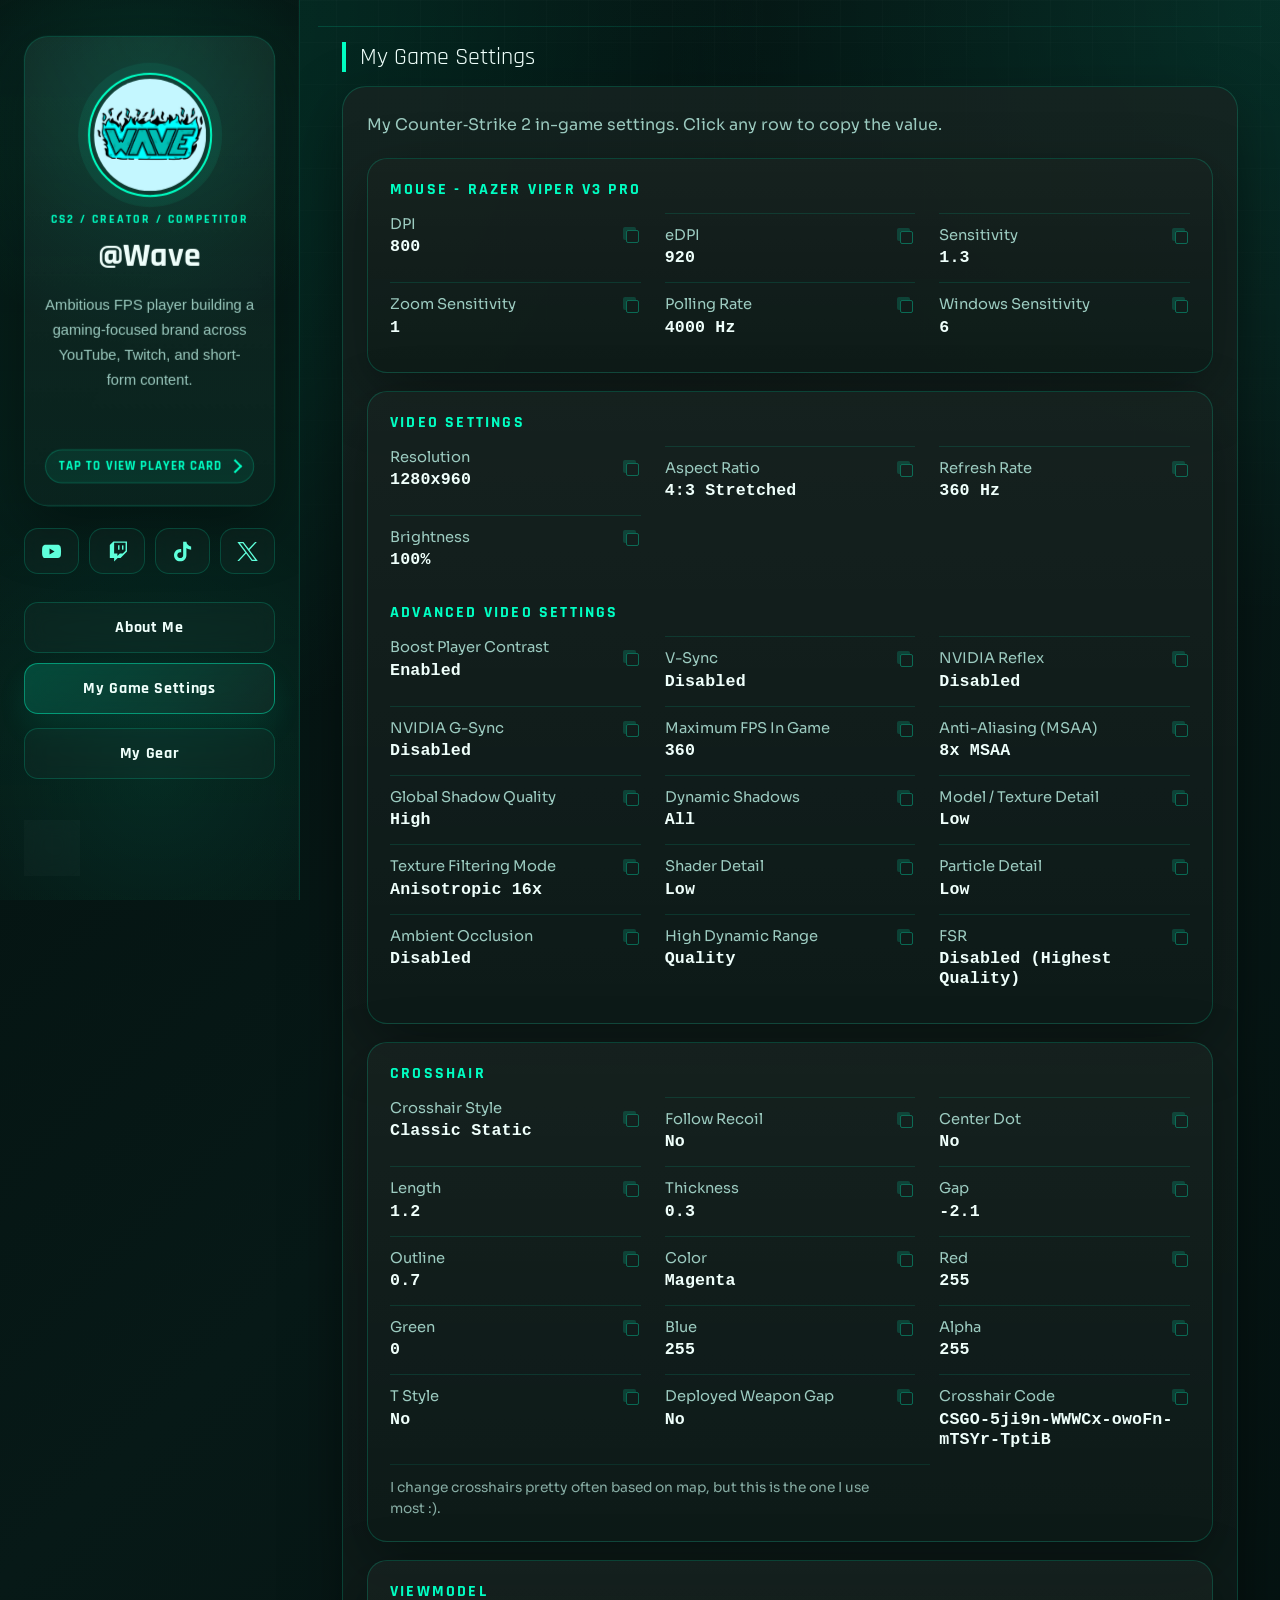
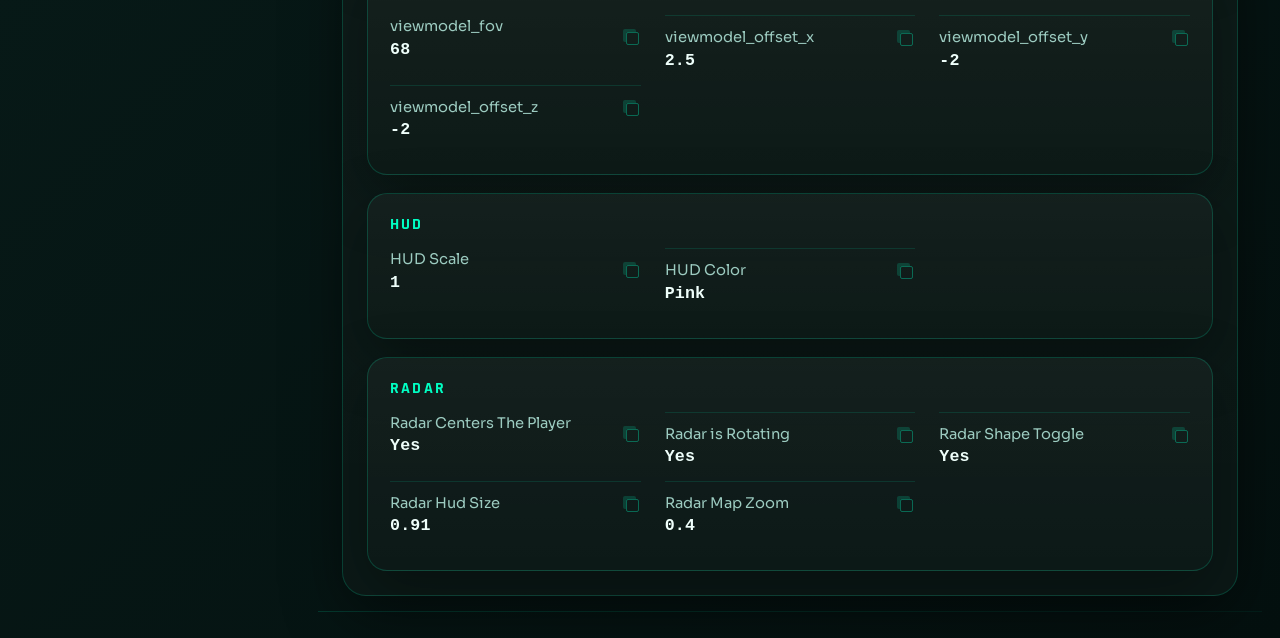
<file: docs/index.html>
<!DOCTYPE html>
<html lang="en">
<head>
    <meta charset="UTF-8">
    <meta name="viewport" content="width=device-width, initial-scale=1.0">
    <title>About Wave</title>
    <link rel="icon" href="/about-wave/site_top.png" type="image/png">
    <link rel="icon" href="/about-wave/favicon.ico" sizes="any">
    <link rel="apple-touch-icon" href="/about-wave/site_top.png">
    <link rel="preconnect" href="https://fonts.googleapis.com">
    <link rel="preconnect" href="https://fonts.gstatic.com" crossorigin>
    <link href="https://fonts.googleapis.com/css2?family=Rajdhani:wght@500;600;700&family=Sora:wght@400;500;600;700&display=swap" rel="stylesheet">
    <link rel="stylesheet" href="style.css">
</head>
<body class="dark">
    <div class="site-shell"></div>
    <div class="container">
        <aside class="sidebar">
            <button class="identity-badge" id="identityBadge" type="button" aria-label="Show player stats" aria-pressed="false">
                <div class="badge-card">
                    <div class="badge-face badge-front">
                        <div class="badge-front-content">
                            <img src="profile.png" alt="Wave profile picture" class="profile-img">
                            <p class="eyebrow">CS2 / Creator / Competitor</p>
                            <div class="username">@Wave</div>
                            <p class="bio">Ambitious FPS player building a gaming-focused brand across YouTube, Twitch, and short-form content.</p>
                        </div>
                        <span class="badge-hint">Tap to view player card</span>
                    </div>

                    <div class="badge-face badge-back">
                        <div class="player-tags">
                            <div class="player-tag">
                                <span>Current Rank</span>
                                <strong>Global Elite / Faceit 10</strong>
                            </div>
                            <div class="player-tag">
                                <span>Server</span>
                                <strong>Europe</strong>
                            </div>
                            <div class="player-tag">
                                <span>Peak ELO</span>
                                <strong>3150</strong>
                            </div>
                            <div class="player-tag">
                                <span>Team</span>
                                <strong>Open for Team</strong>
                            </div>
                        </div>
                        <span class="badge-hint badge-hint-back">Tap to flip back</span>
                    </div>
                </div>
            </button>

            <div class="socials">
                <a href="https://www.youtube.com/@wave7476" target="_blank" rel="noreferrer" aria-label="YouTube">
                    <img class="social-icon" src="YouTube_Icon.svg" alt="" aria-hidden="true">
                </a>
                <a href="https://www.twitch.tv/wave_l7" target="_blank" rel="noreferrer" aria-label="Twitch">
                    <img class="social-icon" src="Twitch_Icon.svg" alt="" aria-hidden="true">
                </a>
                <a href="https://www.tiktok.com/@wave_l7" target="_blank" rel="noreferrer" aria-label="TikTok">
                    <img class="social-icon" src="TikTok_Icon.svg" alt="" aria-hidden="true">
                </a>
                <a href="https://x.com/wave_ll7?s=21&t=BufkbjyhLS3uzWWzU3MtsQ" target="_blank" rel="noreferrer" aria-label="X">
                    <img class="social-icon" src="X_Icon.svg" alt="" aria-hidden="true">
                </a>
            </div>

            <nav class="nav">
                <button class="nav-link" data-section="about">About Me</button>
                <button class="nav-link active" data-section="settings">My Game Settings</button>
                <button class="nav-link" data-section="gear">My Gear</button>
            </nav>

            <button id="themeToggle" aria-label="Toggle theme"></button>
        </aside>

        <main class="content">
            <section class="section" data-section="about">
                <div class="section-title">Who is Wave?</div>
                <div class="about-panel-flip" id="aboutPanelFlip">
                    <div class="about-panel-card">
                        <div class="panel about-panel about-panel-face about-panel-front" data-about-panel-toggle tabindex="0" role="button" aria-label="Show streaming and upload schedule">
                            <div class="about-copy">
                                <h2>A bit about myself</h2>
                                <div class="about-intro-chip">My name is Liam</div>
                                <div class="about-role-tags" aria-label="Player role attributes">
                                    <span class="about-role-tag">AWP</span>
                                    <span class="about-role-tag">Mirage</span>
                                    <span class="about-role-tag">Callouts</span>
                                </div>
                                <p>I started playing games at a very young age and got hooked on FPS titles through Call of Duty 2 and Call of Duty 4. But I really fell in love with the genre when I stepped into the CS:GO territory.</p>
                                <p>Now I’m actively pursuing the highest level of gameplay, constantly improving while also maintaining that "fun" in games.</p>
                                <blockquote class="about-quote">
                                    <span class="about-quote-mark">"</span>
                                    <p>Your time is limited, so don’t waste it living someone else’s life.</p>
                                </blockquote>
                            </div>

                            <div class="milestone-summary">
                                <div class="summary-box">
                                    <span>Started With</span>
                                    <strong>Competitive CS2 passion</strong>
                                </div>
                                <div class="summary-box">
                                    <span>Built Around</span>
                                    <strong>YouTube + Esports</strong>
                                </div>
                                <div class="summary-box">
                                    <span>Current Goal</span>
                                    <strong>Make it to the Premier League</strong>
                                </div>
                            </div>
                        </div>

                        <div class="panel about-panel about-panel-face about-panel-back">
                            <button class="about-panel-toggle" type="button" data-about-panel-toggle aria-label="Show about me story">Back to Story</button>
                            <div class="schedule-copy">
                                <span class="widget-kicker">Content Schedule</span>
                                <h2>Live & Upload Calendar</h2>
                                <p>Keeping the week simple and consistent: live streams run from Friday to Sunday, and new videos land on Wednesday and Sunday.</p>
                                <div class="schedule-legend" aria-label="Calendar legend">
                                    <div class="schedule-legend-item">
                                        <span class="schedule-marker stream" aria-hidden="true"></span>
                                        <span>Stream</span>
                                    </div>
                                    <div class="schedule-legend-item">
                                        <span class="schedule-marker upload" aria-hidden="true"></span>
                                        <span>Upload</span>
                                    </div>
                                    <div class="schedule-legend-item">
                                        <span class="schedule-marker both" aria-hidden="true"></span>
                                        <span>Stream + Upload</span>
                                    </div>
                                </div>
                            </div>

                            <div class="schedule-card" aria-label="Weekly content calendar">
                                <div class="schedule-grid">
                                    <div class="schedule-day">
                                        <span class="schedule-day-label">Mon</span>
                                        <span class="schedule-marker off" aria-hidden="true"></span>
                                    </div>
                                    <div class="schedule-day">
                                        <span class="schedule-day-label">Tue</span>
                                        <span class="schedule-marker off" aria-hidden="true"></span>
                                    </div>
                                    <div class="schedule-day">
                                        <span class="schedule-day-label">Wed</span>
                                        <span class="schedule-marker upload" aria-hidden="true"></span>
                                    </div>
                                    <div class="schedule-day">
                                        <span class="schedule-day-label">Thu</span>
                                        <span class="schedule-marker off" aria-hidden="true"></span>
                                    </div>
                                    <div class="schedule-day">
                                        <span class="schedule-day-label">Fri</span>
                                        <span class="schedule-marker stream" aria-hidden="true"></span>
                                    </div>
                                    <div class="schedule-day">
                                        <span class="schedule-day-label">Sat</span>
                                        <span class="schedule-marker stream" aria-hidden="true"></span>
                                    </div>
                                    <div class="schedule-day featured">
                                        <span class="schedule-day-label">Sun</span>
                                        <span class="schedule-marker both" aria-hidden="true"></span>
                                    </div>
                                </div>
                                <div class="schedule-note">
                                    <strong>Streaming:</strong> Friday to Sunday, 7 PM to 10 PM (Ljubljana time)
                                </div>
                            </div>
                        </div>
                    </div>
                </div>

                <div class="about-widgets">
                    <div class="panel about-widget contact-widget">
                        <div class="widget-header">
                            <span class="widget-kicker">Contact Me</span>
                            <h3>Messages & Business Reachout</h3>
                        </div>
                        <div class="contact-list">
                            <div class="contact-item">
                                <div class="contact-item-main">
                                    <span>DM me on X</span>
                                    <strong>@wave_ll7</strong>
                                </div>
                                <a class="contact-mini-cta" href="https://x.com/wave_ll7?s=21&t=BufkbjyhLS3uzWWzU3MtsQ" target="_blank" rel="noreferrer" aria-label="Open X contact"></a>
                            </div>
                            <div class="contact-item">
                                <div class="contact-item-main">
                                    <span>Email</span>
                                    <strong>wave_l7.business@outlook.com</strong>
                                </div>
                                <a class="contact-mini-cta" href="mailto:wave_l7.business@outlook.com" aria-label="Open email prompt"></a>
                            </div>
                        </div>
                    </div>

                    <div class="panel about-widget region-widget">
                        <div class="widget-header">
                            <span class="widget-kicker">Country & Region</span>
                            <h3>Europe / Slovenia</h3>
                        </div>
                    </div>
                </div>

                <div class="timeline-header">
                    <div class="section-title timeline-title">Progress Timeline</div>
                    <div class="timeline-switch" aria-label="Timeline switcher">
                        <span class="timeline-switch-glass" aria-hidden="true"></span>
                        <button class="timeline-tab active" data-timeline="esports">Esports</button>
                        <button class="timeline-tab" data-timeline="channel">Channel</button>
                    </div>
                </div>

                <div class="timeline-view active" data-timeline-view="esports">
                    <div class="timeline">
                        <article class="timeline-item timeline-item-start completed">
                            <span class="timeline-year">The Beginning</span>
                            <button class="timeline-card-flip" type="button" aria-label="Show Competitive Start achievement date">
                                <div class="timeline-card-stack">
                                    <div class="timeline-card timeline-card-front">
                                        <h3>Competitive Start</h3>
                                        <p>Started my grind up at the beginning of 2026 and am slowly grinding my way to the top level of the faceit playerbase.</p>
                                    </div>
                                    <div class="timeline-card timeline-card-back">
                                        <span class="timeline-date-label">Achievement Date</span>
                                        <strong>17 Jan 2026</strong>
                                    </div>
                                </div>
                            </button>
                        </article>
                        <article class="timeline-item completed">
                            <span class="timeline-year">Breakthrough</span>
                            <button class="timeline-card-flip" type="button" aria-label="Show First Serious Milestone achievement date">
                                <div class="timeline-card-stack">
                                    <div class="timeline-card timeline-card-front">
                                        <h3>First Serious Milestone</h3>
                                        <p>Reached 3k ELO for the first time </p>
                                    </div>
                                    <div class="timeline-card timeline-card-back">
                                        <span class="timeline-date-label">Achievement Date</span>
                                        <strong>30 Mar 2026</strong>
                                    </div>
                                </div>
                            </button>
                        </article>
                        <article class="timeline-item goal">
                            <span class="goal-rings" aria-hidden="true"></span>
                            <span class="goal-orbit" aria-hidden="true"></span>
                            <span class="timeline-year">Next</span>
                            <div class="timeline-card">
                                <h3>Final Goal</h3>
                                <p>Aim to reach 4k ELO and earn a spot on my first esports team.</p>
                            </div>
                        </article>
                    </div>
                </div>

                <div class="timeline-view" data-timeline-view="channel">
                    <div class="timeline">
                        <article class="timeline-item timeline-item-start completed">
                            <span class="timeline-year">The Start</span>
                            <button class="timeline-card-flip" type="button" aria-label="Show Channel Launch achievement date">
                                <div class="timeline-card-stack">
                                    <div class="timeline-card timeline-card-front">
                                        <h3>Channel Launch</h3>
                                        <p>Created the Wave channel and uploaded the first Call of Duty Warzone montage.</p>
                                    </div>
                                    <div class="timeline-card timeline-card-back">
                                        <span class="timeline-date-label">Achievement Date</span>
                                        <strong>10 Nov 2020</strong>
                                    </div>
                                </div>
                            </button>
                        </article>
                        <article class="timeline-item completed">
                            <span class="timeline-year">Video Milestone</span>
                            <button class="timeline-card-flip" type="button" aria-label="Show Grinding Phase achievement date">
                                <div class="timeline-card-stack">
                                    <div class="timeline-card timeline-card-front">
                                        <h3>First Big Short</h3>
                                        <p>"Justice Rains From Above" Became the first Arc Raiders Short to reach one hundred thousand views on Christmas Eve and it felt unreal.</p>
                                    </div>
                                    <div class="timeline-card timeline-card-back">
                                        <span class="timeline-date-label">Achievement Date</span>
                                        <strong>24 Dec 2025</strong>
                                    </div>
                                </div>
                            </button>
                        </article>
                        <article class="timeline-item completed">
                            <span class="timeline-year">Video Milestone</span>
                            <button class="timeline-card-flip" type="button" aria-label="Show Breakthrough achievement date">
                                <div class="timeline-card-stack">
                                    <div class="timeline-card timeline-card-front">
                                        <h3>First Hundred Views</h3>
                                        <p>"Solo Queue Dust 2 FACEIT – Road to 3K" Became the first video to pass one hundred views.</p>
                                    </div>
                                    <div class="timeline-card timeline-card-back">
                                        <span class="timeline-date-label">Achievement Date</span>
                                        <strong>16 Mar 2026</strong>
                                    </div>
                                </div>
                            </button>
                        </article>
                        <article class="timeline-item goal">
                            <span class="goal-rings" aria-hidden="true"></span>
                            <span class="goal-orbit" aria-hidden="true"></span>
                            <span class="timeline-year">Goal</span>
                            <div class="timeline-card">
                                <h3>Channel Goal</h3>
                                <p>Reach 100 Subscribers on YouTube.</p>
                            </div>
                        </article>
                    </div>
                </div>

                <p class="timeline-outro">Thanks for all the support and for taking the time to read my story.</p>
            </section>

            <section class="section active" data-section="settings">
                <div class="section-title">My Game Settings</div>
                <div class="panel settings-panel">
                    <p class="section-intro">My Counter‑Strike 2 in-game settings. Click any row to copy the value.</p>

                    <div class="settings-list">
                        <div class="settings-group">
                            <h3>Mouse - Razer Viper V3 Pro</h3>
                            <div class="settings-row"><span>DPI</span><strong>800</strong></div>
                            <div class="settings-row"><span>eDPI</span><strong>920</strong></div>
                            <div class="settings-row"><span>Sensitivity</span><strong>1.3</strong></div>
                            <div class="settings-row"><span>Zoom Sensitivity</span><strong>1</strong></div>
                            <div class="settings-row"><span>Polling Rate</span><strong>4000 Hz</strong></div>
                            <div class="settings-row"><span>Windows Sensitivity</span><strong>6</strong></div>
                        </div>

                        <div class="settings-group">
                            <h3>Video Settings</h3>
                            <div class="settings-row"><span>Resolution</span><strong>1280x960</strong></div>
                            <div class="settings-row"><span>Aspect Ratio</span><strong>4:3 Stretched</strong></div>
                            <div class="settings-row"><span>Refresh Rate</span><strong>360 Hz</strong></div>
                            <div class="settings-row"><span>Brightness</span><strong>100%</strong></div>
                            <p class="settings-subtitle">Advanced Video Settings</p>
                            <div class="settings-row"><span>Boost Player Contrast</span><strong>Enabled</strong></div>
                            <div class="settings-row"><span>V-Sync</span><strong>Disabled</strong></div>
                            <div class="settings-row"><span>NVIDIA Reflex</span><strong>Disabled</strong></div>
                            <div class="settings-row"><span>NVIDIA G-Sync</span><strong>Disabled</strong></div>
                            <div class="settings-row"><span>Maximum FPS In Game</span><strong>360</strong></div>
                            <div class="settings-row"><span>Anti-Aliasing (MSAA)</span><strong>8x MSAA</strong></div>
                            <div class="settings-row"><span>Global Shadow Quality</span><strong>High</strong></div>
                            <div class="settings-row"><span>Dynamic Shadows</span><strong>All</strong></div>
                            <div class="settings-row"><span>Model / Texture Detail</span><strong>Low</strong></div>
                            <div class="settings-row"><span>Texture Filtering Mode</span><strong>Anisotropic 16x</strong></div>
                            <div class="settings-row"><span>Shader Detail</span><strong>Low</strong></div>
                            <div class="settings-row"><span>Particle Detail</span><strong>Low</strong></div>
                            <div class="settings-row"><span>Ambient Occlusion</span><strong>Disabled</strong></div>
                            <div class="settings-row"><span>High Dynamic Range</span><strong>Quality</strong></div>
                            <div class="settings-row"><span>FSR</span><strong>Disabled (Highest Quality)</strong></div>
                        </div>

                        <div class="settings-group">
                            <h3>Crosshair</h3>
                            <div class="settings-row"><span>Crosshair Style</span><strong>Classic Static</strong></div>
                            <div class="settings-row"><span>Follow Recoil</span><strong>No</strong></div>
                            <div class="settings-row"><span>Center Dot</span><strong>No</strong></div>
                            <div class="settings-row"><span>Length</span><strong>1.2</strong></div>
                            <div class="settings-row"><span>Thickness</span><strong>0.3</strong></div>
                            <div class="settings-row"><span>Gap</span><strong>-2.1</strong></div>
                            <div class="settings-row"><span>Outline</span><strong>0.7</strong></div>
                            <div class="settings-row"><span>Color</span><strong>Magenta</strong></div>
                            <div class="settings-row"><span>Red</span><strong>255</strong></div>
                            <div class="settings-row"><span>Green</span><strong>0</strong></div>
                            <div class="settings-row"><span>Blue</span><strong>255</strong></div>
                            <div class="settings-row"><span>Alpha</span><strong>255</strong></div>
                            <div class="settings-row"><span>T Style</span><strong>No</strong></div>
                            <div class="settings-row"><span>Deployed Weapon Gap</span><strong>No</strong></div>
                            <div class="settings-row"><span>Crosshair Code</span><strong>CSGO-5ji9n-WWWCx-owoFn-mTSYr-TptiB</strong></div>
                            <p class="settings-note">I change crosshairs pretty often based on map, but this is the one I use most :).</p>
                        </div>

                        <div class="settings-group">
                            <h3>Viewmodel</h3>
                            <div class="settings-row"><span>viewmodel_fov</span><strong>68</strong></div>
                            <div class="settings-row"><span>viewmodel_offset_x</span><strong>2.5</strong></div>
                            <div class="settings-row"><span>viewmodel_offset_y</span><strong>-2</strong></div>
                            <div class="settings-row"><span>viewmodel_offset_z</span><strong>-2</strong></div>
                        </div>

                        <div class="settings-group">
                            <h3>HUD</h3>
                            <div class="settings-row"><span>HUD Scale</span><strong>1</strong></div>
                            <div class="settings-row"><span>HUD Color</span><strong>Pink</strong></div>
                        </div>

                        <div class="settings-group">
                            <h3>Radar</h3>
                            <div class="settings-row"><span>Radar Centers The Player</span><strong>Yes</strong></div>
                            <div class="settings-row"><span>Radar is Rotating</span><strong>Yes</strong></div>
                            <div class="settings-row"><span>Radar Shape Toggle</span><strong>Yes</strong></div>
                            <div class="settings-row"><span>Radar Hud Size</span><strong>0.91</strong></div>
                            <div class="settings-row"><span>Radar Map Zoom</span><strong>0.4</strong></div>
                        </div>
                    </div>
                </div>
            </section>

            <section class="section" data-section="gear">
                <div class="section-title">My Gear</div>
                <div class="panel">
                    <div class="grid">
                        <div class="card">
                            <img src="mouse.jpg" alt="Razer Viper V3 Pro">
                            <h3>Razer Viper V3 Pro</h3>
                        </div>
                        <div class="card">
                            <img src="mousepad.jpg" alt="Razer Gigantus v2">
                            <h3>Razer Gigantus v2</h3>
                        </div>
                        <div class="card">
                            <img src="keyboard.jpg" alt="Razer Huntsman Mini">
                            <h3>Razer Huntsman Mini</h3>
                        </div>
                        <div class="card">
                            <img src="monitor_1.jpg" alt="Alienware AW2725QF 27 Inch 4K">
                            <h3>Alienware AW2725QF 27 Inch 4K</h3>
                        </div>
                        <div class="card">
                            <img src="headphones.jpg" alt="Sennheiser HD 560 S">
                            <h3>Sennheiser HD 560 S</h3>
                        </div>
                        <div class="card">
                            <img src="microphone.jpg" alt="ELGATO Wave:3">
                            <h3>ELGATO Wave:3</h3>
                        </div>
                        <div class="card">
                            <img src="webcam.jpg" alt="Logitech Brio 4K UHD">
                            <h3>Logitech Brio 4K UHD</h3>
                        </div>
                        <div class="card">
                            <img src="chair.jpg" alt="Logitech Brio 4K UHD">
                            <h3>NIBE Gaming chair black faux leather red</h3>
                        </div>
                    </div>
                </div>

                <div class="section-title">My System</div>
                <div class="panel">
                    <div class="grid">
                        <div class="card">
                            <img src="cpu.jpg" alt="Ryzen 7 9800X3D">
                            <h3>Ryzen 7 9800X3D</h3>
                        </div>
                        <div class="card">
                            <img src="cpu_cooler.jpg" alt="DeepCool LS720 WH 360mm AIO">
                            <h3>DeepCool LS720 WH 360mm AIO</h3>
                        </div>
                        <div class="card">
                            <img src="ram.jpg" alt="ENVINDA DDR5 5600Mhz">
                            <h3>ENVINDA DDR5 5600Mhz</h3>
                        </div>
                        <div class="card">
                            <img src="gpu.jpg" alt="Gigabyte AERO 4070ti">
                            <h3>Gigabyte AERO 4070ti</h3>
                        </div>
                        <div class="card">
                            <img src="motherboard.jpg" alt="ASRock B850 Pro RS">
                            <h3>ASRock B850 Pro RS</h3>
                        </div>
                        <div class="card">
                            <img src="case.jpg" alt="NZXT H7 Flow">
                            <h3>NZXT H7 Flow</h3>
                        </div>
                        <div class="card">
                            <img src="case_fans.jpg" alt="Lian Li Bora Digital Gray">
                            <h3>Lian Li Bora Digital Gray</h3>
                        </div>
                        <div class="card">
                            <img src="ssd.jpg" alt="Crucial T500 2TB">
                            <h3>Crucial T500 2TB</h3>
                        </div>
                        <div class="card">
                            <img src="psu.jpg" alt="Thermaltake GF1 850W">
                            <h3>Thermaltake GF1 850W</h3>
                        </div>
                    </div>
                </div>
            </section>
        </main>

        <div class="socials socials-mobile">
            <a href="https://www.youtube.com/@wave7476" target="_blank" rel="noreferrer" aria-label="YouTube">
                <img class="social-icon" src="YouTube_Icon.svg" alt="" aria-hidden="true">
            </a>
            <a href="https://www.twitch.tv/wave_l7" target="_blank" rel="noreferrer" aria-label="Twitch">
                <img class="social-icon" src="Twitch_Icon.svg" alt="" aria-hidden="true">
            </a>
            <a href="https://www.tiktok.com/@wave_l7" target="_blank" rel="noreferrer" aria-label="TikTok">
                <img class="social-icon" src="TikTok_Icon.svg" alt="" aria-hidden="true">
            </a>
            <a href="https://x.com/wave_ll7?s=21&t=BufkbjyhLS3uzWWzU3MtsQ" target="_blank" rel="noreferrer" aria-label="X">
                <img class="social-icon" src="X_Icon.svg" alt="" aria-hidden="true">
            </a>
        </div>
    </div>

    <script src="script.js"></script>
</body>
</html>
</file>
<file: docs/style.css>
:root {
    --bg: #061311;
    --panel: rgba(8, 21, 19, 0.82);
    --panel-strong: rgba(10, 31, 27, 0.92);
    --border: rgba(0, 255, 195, 0.18);
    --text: #effffb;
    --muted: #9ccbc0;
    --accent: #00ffc3;
    --accent-soft: rgba(0, 255, 195, 0.14);
    --shadow: 0 20px 60px rgba(0, 0, 0, 0.35);
    --sidebar-bg: linear-gradient(180deg, rgba(6, 18, 16, 0.96), rgba(6, 18, 16, 0.76));
}

* {
    margin: 0;
    padding: 0;
    box-sizing: border-box;
}

html {
    scroll-behavior: smooth;
}

body {
    min-height: 100vh;
    position: relative;
    font-family: "Sora", sans-serif;
    color: var(--text);
    background:
        radial-gradient(circle at top left, rgba(0, 255, 195, 0.16), transparent 30%),
        radial-gradient(circle at top right, rgba(0, 255, 195, 0.1), transparent 24%),
        linear-gradient(135deg, #03100e 0%, #071917 45%, #04100f 100%);
    transition: background 0.3s ease, color 0.3s ease;
    overflow-x: hidden;
}

body::before {
    content: "";
    position: fixed;
    inset: 0;
    background-image:
        linear-gradient(rgba(255, 255, 255, 0.02) 1px, transparent 1px),
        linear-gradient(90deg, rgba(255, 255, 255, 0.02) 1px, transparent 1px);
    background-size: 42px 42px;
    mask-image: linear-gradient(to bottom, rgba(0, 0, 0, 0.75), transparent 95%);
    pointer-events: none;
}

body::after {
    content: "";
    position: fixed;
    inset: -8%;
    background:
        radial-gradient(circle at 18% 18%, rgba(117, 255, 223, 0.07), transparent 30%),
        radial-gradient(circle at 82% 22%, rgba(117, 255, 223, 0.04), transparent 26%),
        radial-gradient(circle at 70% 78%, rgba(117, 255, 223, 0.05), transparent 30%);
    opacity: 0;
    transform-origin: center;
    animation: ambientBreathe 26s ease-in-out infinite;
    pointer-events: none;
}

body:not(.dark) {
    --bg: #f1fbf7;
    --panel: rgba(246, 253, 250, 0.98);
    --panel-strong: rgba(239, 249, 245, 0.985);
    --border: rgba(0, 154, 118, 0.28);
    --text: #10211d;
    --muted: #3d5c54;
    --accent: #00a884;
    --accent-soft: rgba(0, 168, 132, 0.09);
    --shadow: 0 18px 48px rgba(8, 44, 37, 0.08);
    --sidebar-bg: linear-gradient(180deg, rgba(238, 251, 247, 0.99), rgba(226, 245, 239, 0.96));
    background:
        radial-gradient(circle at top left, rgba(0, 207, 160, 0.11), transparent 30%),
        radial-gradient(circle at bottom right, rgba(0, 207, 160, 0.06), transparent 24%),
        linear-gradient(135deg, #f1fbf7 0%, #e4f4ee 100%);
}

body:not(.dark)::before {
    background-image:
        linear-gradient(rgba(8, 53, 42, 0.06) 1px, transparent 1px),
        linear-gradient(90deg, rgba(8, 53, 42, 0.06) 1px, transparent 1px);
}

body:not(.dark)::after {
    background:
        radial-gradient(circle at 18% 18%, rgba(0, 168, 132, 0.03), transparent 28%),
        radial-gradient(circle at 82% 22%, rgba(0, 168, 132, 0.02), transparent 24%),
        radial-gradient(circle at 70% 78%, rgba(0, 168, 132, 0.025), transparent 28%);
    opacity: 0;
}

body:not(.dark) .site-shell::before,
body:not(.dark) .site-shell::after {
    background: linear-gradient(90deg, rgba(0, 154, 118, 0.24), rgba(0, 154, 118, 0.1));
    box-shadow: 0 0 18px rgba(0, 154, 118, 0.06);
}

.site-shell {
    position: absolute;
    inset: 0;
    pointer-events: none;
    z-index: 0;
}

.site-shell::before,
.site-shell::after {
    content: "";
    position: absolute;
    left: 318px;
    right: 18px;
    height: 1px;
    background: linear-gradient(90deg, rgba(0, 255, 195, 0.16), rgba(0, 255, 195, 0.06));
    box-shadow: 0 0 28px rgba(0, 255, 195, 0.08);
}

.site-shell::before {
    top: 26px;
}

.site-shell::after {
    bottom: 26px;
}

.container {
    display: flex;
    min-height: 100vh;
    position: relative;
    z-index: 1;
}

.sidebar {
    width: 300px;
    height: 100vh;
    min-height: 100vh;
    position: sticky;
    top: 0;
    padding: 36px 24px;
    background: var(--sidebar-bg);
    border-right: 1px solid var(--border);
    box-shadow: inset -1px 0 0 rgba(255, 255, 255, 0.02);
    text-align: center;
    display: flex;
    flex-direction: column;
    justify-content: flex-start;
    overflow: hidden;
}

.sidebar::before {
    content: "";
    position: absolute;
    inset: 0;
    background:
        radial-gradient(circle at 48% 14%, rgba(0, 255, 195, 0.12), transparent 28%),
        radial-gradient(circle at 52% 86%, rgba(0, 255, 195, 0.08), transparent 34%),
        linear-gradient(180deg, rgba(0, 255, 195, 0.015) 0%, rgba(0, 255, 195, 0.03) 22%, rgba(0, 255, 195, 0.05) 52%, rgba(0, 255, 195, 0.035) 78%, rgba(0, 255, 195, 0.02) 100%);
    pointer-events: none;
}

.sidebar > * {
    position: relative;
    z-index: 1;
}

.identity-badge {
    margin: 0 0 22px;
    padding: 0;
    border: none;
    background: transparent;
    cursor: pointer;
    perspective: 1200px;
    transform-style: preserve-3d;
    text-align: inherit;
}

.badge-card {
    position: relative;
    min-height: 470px;
    transform-style: preserve-3d;
    will-change: transform;
    transition: transform 0.65s cubic-bezier(0.22, 1, 0.36, 1);
}

.identity-badge:hover .badge-card,
.identity-badge:focus-visible .badge-card {
    transform: translateY(-2px);
}

.identity-badge.is-flipped .badge-card {
    transform: rotateY(180deg);
}

.badge-face {
    position: absolute;
    inset: 0;
    display: flex;
    flex-direction: column;
    justify-content: flex-start;
    padding: 26px 20px 22px;
    border-radius: 24px;
    border: 1px solid var(--border);
    background:
        linear-gradient(180deg, rgba(255, 255, 255, 0.05), rgba(255, 255, 255, 0.02)),
        radial-gradient(circle at 50% 0%, rgba(0, 255, 195, 0.06), transparent 42%);
    box-shadow: var(--shadow);
    -webkit-backface-visibility: hidden;
    backface-visibility: hidden;
    transform-style: preserve-3d;
    overflow: hidden;
}

body:not(.dark) .badge-face {
    background: rgba(255, 255, 255, 0.78);
}

.badge-front {
    align-items: center;
    justify-content: flex-start;
    padding-bottom: 106px;
    transform: rotateY(0deg) translateZ(1px);
}

.badge-back {
    transform: rotateY(180deg) translateZ(1px);
    align-items: stretch;
    justify-content: space-between;
}

.badge-front-content {
    display: flex;
    flex-direction: column;
    align-items: center;
    gap: 12px;
    width: 100%;
    padding-top: 10px;
}

.profile-img {
    width: 124px;
    height: 124px;
    border-radius: 50%;
    border: 2px solid var(--accent);
    padding: 4px;
    object-fit: cover;
    margin: 0 auto 2px;
    box-shadow: 0 0 0 10px rgba(0, 255, 195, 0.08);
}

.eyebrow,
.timeline-year,
.settings-group h3 {
    font-family: "Rajdhani", sans-serif;
    letter-spacing: 0.16em;
    text-transform: uppercase;
}

.eyebrow {
    color: var(--accent);
    font-size: 0.78rem;
    font-weight: 700;
    margin-bottom: 0;
}

body:not(.dark) .eyebrow {
    color: rgba(0, 114, 91, 0.9);
    font-weight: 800;
}

.username {
    font-family: "Rajdhani", sans-serif;
    font-size: 2.15rem;
    font-weight: 700;
    color: var(--text);
    line-height: 1;
}

.bio {
    color: var(--muted);
    font-size: 0.92rem;
    line-height: 1.7;
    max-width: 230px;
    margin: 8px auto 0;
}

.player-tags {
    display: grid;
    gap: 10px;
    margin-bottom: 14px;
}

.player-tag {
    padding: 12px 14px;
    border-radius: 16px;
    border: 1px solid var(--border);
    background: rgba(255, 255, 255, 0.04);
    text-align: left;
}

body:not(.dark) .player-tag {
    background: rgba(255, 255, 255, 0.72);
}

.player-tag span {
    display: block;
    color: var(--muted);
    font-size: 0.74rem;
    letter-spacing: 0.08em;
    text-transform: uppercase;
    margin-bottom: 4px;
}

.player-tag strong {
    font-family: "Rajdhani", sans-serif;
    font-size: 1.08rem;
    font-weight: 700;
    color: var(--text);
}

.badge-hint {
    display: inline-flex;
    align-items: center;
    gap: 8px;
    align-self: center;
    margin-top: auto;
    padding: 8px 12px;
    border-radius: 999px;
    border: 1px solid rgba(0, 255, 195, 0.22);
    background: rgba(0, 255, 195, 0.08);
    color: var(--accent);
    font-family: "Rajdhani", sans-serif;
    font-size: 0.8rem;
    font-weight: 700;
    letter-spacing: 0.08em;
    text-transform: uppercase;
}

.badge-front .badge-hint {
    position: absolute;
    left: 20px;
    right: 20px;
    bottom: 22px;
    justify-content: center;
    margin-top: 0;
}

.badge-hint::after {
    content: "";
    width: 8px;
    height: 8px;
    border-top: 2px solid currentColor;
    border-right: 2px solid currentColor;
    transform: rotate(45deg);
}

.badge-hint,
.badge-hint::after,
.timeline-card-front::after,
.timeline-card-back::after {
    -webkit-backface-visibility: hidden;
    backface-visibility: hidden;
}

.badge-hint-back {
    align-self: flex-start;
    margin-top: auto;
}

.identity-badge:hover .badge-hint,
.identity-badge:focus-visible .badge-hint {
    background: rgba(0, 255, 195, 0.12);
    box-shadow: 0 10px 24px rgba(0, 255, 195, 0.12);
}

.socials {
    display: grid;
    grid-template-columns: repeat(4, minmax(0, 1fr));
    gap: 10px;
    position: relative;
}

.socials-mobile {
    display: none;
}

.socials a,
.nav-link,
#themeToggle {
    border-radius: 14px;
    border: 1px solid var(--border);
    background: rgba(255, 255, 255, 0.025);
    backdrop-filter: blur(10px);
    color: var(--text);
    text-decoration: none;
    transition: transform 0.2s ease, border-color 0.2s ease, background 0.2s ease, box-shadow 0.2s ease;
}

body:not(.dark) .socials a,
body:not(.dark) .nav-link,
body:not(.dark) #themeToggle {
    background: rgba(255, 255, 255, 0.52);
}

body:not(.dark) .nav-link {
    box-shadow: inset 0 0 0 1px rgba(255, 255, 255, 0.18);
}

.socials a {
    min-height: 46px;
    padding: 0;
    display: inline-flex;
    align-items: center;
    justify-content: center;
    color: color-mix(in srgb, var(--text) 88%, var(--accent) 12%);
}

.social-icon {
    width: 21px;
    height: 21px;
    display: block;
    object-fit: contain;
    transition: transform 0.2s ease, opacity 0.2s ease, filter 0.2s ease;
    filter: brightness(0) saturate(100%) invert(85%) sepia(17%) saturate(1223%) hue-rotate(106deg) brightness(101%) contrast(101%);
}

body:not(.dark) .socials a {
    color: rgba(0, 114, 91, 0.84);
}

body:not(.dark) .social-icon {
    filter: brightness(0) saturate(100%) invert(28%) sepia(31%) saturate(1362%) hue-rotate(130deg) brightness(95%) contrast(96%);
}

body:not(.dark) .socials a:hover {
    color: rgba(0, 114, 91, 0.96);
}

.socials a:hover .social-icon,
.socials a:focus-visible .social-icon {
    transform: scale(1.06);
    opacity: 0.96;
}

body:not(.dark) .socials a:hover .social-icon,
body:not(.dark) .socials a:focus-visible .social-icon {
    filter: brightness(0) saturate(100%) invert(22%) sepia(28%) saturate(1766%) hue-rotate(136deg) brightness(93%) contrast(97%);
}

.socials a:hover,
.nav-link:hover,
.nav-link.active,
#themeToggle:hover {
    transform: translateY(-2px);
    border-color: rgba(0, 255, 195, 0.45);
    background: linear-gradient(135deg, rgba(0, 255, 195, 0.18), rgba(255, 255, 255, 0.04));
    box-shadow: 0 14px 30px rgba(0, 255, 195, 0.08);
}

body:not(.dark) .nav-link:hover {
    border-color: rgba(0, 154, 118, 0.34);
    background: rgba(232, 247, 241, 0.92);
    box-shadow:
        0 8px 18px rgba(0, 154, 118, 0.045),
        inset 0 0 0 1px rgba(255, 255, 255, 0.18);
}

body:not(.dark) .nav-link.active {
    border-color: rgba(0, 154, 118, 0.42);
    background: rgba(224, 245, 238, 0.98);
    box-shadow:
        0 10px 22px rgba(0, 154, 118, 0.055),
        inset 0 0 0 1px rgba(0, 154, 118, 0.12);
    color: #0f2722;
}

.nav {
    margin-top: 28px;
    display: grid;
    gap: 12px;
    position: relative;
}

.nav-link {
    padding: 14px 16px;
    font-family: "Rajdhani", sans-serif;
    font-size: 1rem;
    font-weight: 800;
    letter-spacing: 0.04em;
    cursor: pointer;
}

#themeToggle {
    position: fixed;
    left: var(--theme-toggle-left, 24px);
    right: var(--theme-toggle-right, auto);
    bottom: var(--theme-toggle-bottom, 24px);
    width: var(--theme-toggle-size, 56px);
    height: var(--theme-toggle-size, 56px);
    margin-top: 0;
    align-self: auto;
    cursor: pointer;
    z-index: 10;
}

#themeToggle::before {
    content: "";
    display: block;
    width: var(--theme-toggle-icon-size, 26px);
    height: var(--theme-toggle-icon-size, 26px);
    margin: 0 auto;
    background: url("half_moon_dark.svg") no-repeat center / contain;
}

body:not(.dark) #themeToggle::before {
    background-image: url("half_moon_light.svg");
}

.content {
    flex: 1;
    padding: 42px;
}

.panel,
.card,
.timeline-card,
.about-bubble,
.settings-group {
    background: linear-gradient(180deg, rgba(255, 255, 255, 0.05), rgba(255, 255, 255, 0.02));
    border: 1px solid var(--border);
    box-shadow: var(--shadow);
}

.section {
    display: none;
}

.section.active {
    display: block;
    animation: fadeUp 0.35s ease;
}

.section-title {
    font-family: "Rajdhani", sans-serif;
    font-size: 1.5rem;
    color: var(--text);
    margin: 0 0 14px;
    padding-left: 14px;
    border-left: 4px solid var(--accent);
}

body:not(.dark) .section-title {
    border-left-color: rgba(0, 114, 91, 0.9);
    color: #16352f;
}

.panel {
    border-radius: 24px;
    padding: 24px;
    background-color: var(--panel);
}

body:not(.dark) .panel,
body:not(.dark) .card,
body:not(.dark) .timeline-card,
body:not(.dark) .about-bubble,
body:not(.dark) .settings-group {
    background:
        linear-gradient(180deg, rgba(255, 255, 255, 0.74), rgba(241, 250, 246, 0.96)),
        rgba(246, 253, 250, 0.96);
    box-shadow: 0 18px 42px rgba(11, 56, 45, 0.08);
}

.about-panel-flip {
    perspective: 1400px;
}

.about-panel-card {
    position: relative;
    min-height: 470px;
    transform-style: preserve-3d;
    transition: transform 0.72s cubic-bezier(0.22, 1, 0.36, 1);
}

.about-panel-flip.is-flipped .about-panel-card {
    transform: rotateY(180deg);
}

.about-panel {
    display: grid;
    grid-template-columns: minmax(0, 1.82fr) minmax(248px, 0.8fr);
    gap: 24px;
    height: 100%;
    align-items: stretch;
}

.about-panel-face {
    position: absolute;
    inset: 0;
    backface-visibility: hidden;
    overflow: hidden;
    padding-top: 62px;
}

.about-panel-back {
    transform: rotateY(180deg);
    background:
        radial-gradient(circle at top right, rgba(0, 255, 195, 0.12), transparent 28%),
        linear-gradient(180deg, rgba(255, 255, 255, 0.035), rgba(255, 255, 255, 0.015));
}

body:not(.dark) .about-panel-back {
    background: rgba(248, 252, 250, 0.985);
}

body:not(.dark) .about-panel-front {
    background: rgba(249, 253, 251, 0.985);
}

.about-panel-front {
    cursor: pointer;
}

.about-panel-front::after {
    content: "";
    position: absolute;
    top: 22px;
    right: 22px;
    width: 14px;
    height: 14px;
    border-top: 3px solid rgba(0, 255, 195, 0.58);
    border-right: 3px solid rgba(0, 255, 195, 0.58);
    border-radius: 2px;
    transform: rotate(45deg);
    opacity: 0.82;
    pointer-events: none;
    transition: opacity 0.2s ease, transform 0.2s ease, border-color 0.2s ease;
}

body:not(.dark) .about-panel-front::after {
    border-top-color: rgba(0, 114, 91, 0.82);
    border-right-color: rgba(0, 114, 91, 0.82);
    opacity: 0.92;
}

.about-panel-front:hover::after,
.about-panel-front:focus-visible::after {
    opacity: 1;
    border-color: rgba(0, 255, 195, 0.8);
    transform: rotate(45deg) translateY(-1px);
}

body:not(.dark) .about-panel-front:hover::after,
body:not(.dark) .about-panel-front:focus-visible::after {
    border-color: rgba(0, 114, 91, 0.96);
}

.about-panel-toggle {
    position: absolute;
    top: 18px;
    right: 18px;
    display: inline-flex;
    align-items: center;
    gap: 8px;
    padding: 8px 12px;
    border-radius: 999px;
    border: 1px solid rgba(0, 255, 195, 0.2);
    background: rgba(0, 255, 195, 0.08);
    color: var(--accent);
    font-family: "Rajdhani", sans-serif;
    font-size: 0.82rem;
    font-weight: 700;
    letter-spacing: 0.08em;
    text-transform: uppercase;
    cursor: pointer;
    transition: transform 0.2s ease, background 0.2s ease, box-shadow 0.2s ease;
    z-index: 2;
}

.about-panel-toggle::after {
    content: "";
    width: 8px;
    height: 8px;
    border-top: 2px solid currentColor;
    border-right: 2px solid currentColor;
    transform: rotate(45deg);
}

.about-panel-back .about-panel-toggle::after {
    transform: rotate(225deg);
}

.about-panel-toggle:hover,
.about-panel-toggle:focus-visible {
    transform: translateY(-1px);
    background: rgba(0, 255, 195, 0.12);
    box-shadow: 0 12px 28px rgba(0, 255, 195, 0.12);
}

.about-widgets {
    display: grid;
    grid-template-columns: repeat(2, minmax(0, 1fr));
    gap: 22px;
    margin-top: 22px;
}

.about-widget {
    min-height: 240px;
    display: flex;
    flex-direction: column;
    justify-content: space-between;
    overflow: hidden;
    position: relative;
}

body:not(.dark) .about-widget {
    background: rgba(247, 252, 250, 0.985);
    box-shadow: 0 16px 36px rgba(11, 56, 45, 0.05);
}

.about-widget::before {
    content: "";
    position: absolute;
    inset: 0;
    background:
        radial-gradient(circle at top right, rgba(0, 255, 195, 0.12), transparent 28%),
        linear-gradient(180deg, rgba(255, 255, 255, 0.02), transparent 38%);
    pointer-events: none;
}

body:not(.dark) .about-widget::before {
    background: none;
}

.widget-header,
.contact-list,
.region-widget {
    position: relative;
    z-index: 1;
}

.widget-kicker {
    display: inline-block;
    color: var(--accent);
    font-family: "Rajdhani", sans-serif;
    font-size: 0.8rem;
    font-weight: 700;
    letter-spacing: 0.14em;
    text-transform: uppercase;
    margin-bottom: 6px;
}

.widget-header h3 {
    font-family: "Rajdhani", sans-serif;
    font-size: 1.8rem;
    line-height: 1;
}

.region-widget {
    justify-content: center;
    text-align: center;
}

.contact-widget {
    gap: 18px;
}

.contact-list {
    display: grid;
    gap: 12px;
}

.contact-item {
    padding: 14px 16px;
    border-radius: 16px;
    border: 1px solid var(--border);
    background: rgba(255, 255, 255, 0.035);
    display: flex;
    align-items: center;
    justify-content: space-between;
    gap: 14px;
    overflow: hidden;
}

body:not(.dark) .contact-item {
    background: rgba(250, 253, 252, 0.985);
    border-color: rgba(0, 154, 118, 0.22);
}

.contact-item span {
    display: block;
    color: var(--muted);
    font-size: 0.78rem;
    text-transform: uppercase;
    letter-spacing: 0.1em;
    margin-bottom: 4px;
}

.contact-item-main {
    min-width: 0;
}

.contact-item strong {
    font-family: "Rajdhani", sans-serif;
    font-size: 1.1rem;
}

.contact-mini-cta {
    display: inline-flex;
    align-items: center;
    justify-content: center;
    min-height: 40px;
    min-width: 48px;
    padding: 0;
    border-radius: 10px;
    border: 1px solid rgba(0, 255, 195, 0.18);
    background: rgba(0, 255, 195, 0.06);
    color: var(--text);
    text-decoration: none;
    font-family: "Rajdhani", sans-serif;
    transition: transform 0.2s ease, box-shadow 0.2s ease, background 0.2s ease;
    white-space: nowrap;
    flex: 0 0 52px;
}

.contact-mini-cta::after {
    content: "";
    width: 10px;
    height: 10px;
    border-top: 2.5px solid currentColor;
    border-right: 2.5px solid currentColor;
    transform: rotate(45deg);
}

body:not(.dark) .contact-mini-cta {
    border-color: rgba(0, 154, 118, 0.28);
    background: rgba(0, 168, 132, 0.12);
}

body:not(.dark) .contact-mini-cta:hover {
    background: rgba(0, 168, 132, 0.18);
    box-shadow: 0 12px 24px rgba(0, 154, 118, 0.08);
}

.contact-mini-cta:hover {
    transform: translateY(-2px);
    background: rgba(0, 255, 195, 0.12);
    box-shadow: 0 14px 30px rgba(0, 255, 195, 0.12);
}

.about-copy h2 {
    font-family: "Rajdhani", sans-serif;
    font-size: 2rem;
    line-height: 1;
    margin: 0;
}

.about-copy {
    display: flex;
    flex-direction: column;
    gap: 12px;
    height: 100%;
    min-height: 0;
    padding-top: 0;
}

.about-intro-chip {
    display: block;
    margin: 0;
    color: var(--accent);
    font-family: "Rajdhani", sans-serif;
    font-size: 1.08rem;
    font-weight: 700;
    letter-spacing: 0.06em;
}

.about-role-tags {
    display: flex;
    flex-wrap: wrap;
    gap: 8px 10px;
    margin: 4px 0;
}

.about-role-tag {
    display: inline-flex;
    align-items: center;
    min-height: 28px;
    padding: 5px 12px;
    border-radius: 12px;
    border: 1px solid rgba(0, 255, 195, 0.12);
    background:
        linear-gradient(180deg, rgba(255, 255, 255, 0.025), rgba(255, 255, 255, 0.01)),
        rgba(0, 255, 195, 0.04);
    box-shadow: inset 0 0 0 1px rgba(255, 255, 255, 0.02);
    color: color-mix(in srgb, var(--accent) 34%, var(--muted) 66%);
    font-family: "Rajdhani", sans-serif;
    font-size: 0.78rem;
    font-weight: 700;
    letter-spacing: 0.1em;
    text-transform: uppercase;
    white-space: nowrap;
}

body:not(.dark) .about-role-tag {
    border-color: rgba(0, 125, 95, 0.12);
    background:
        linear-gradient(180deg, rgba(255, 255, 255, 0.72), rgba(247, 251, 249, 0.92)),
        rgba(0, 125, 95, 0.045);
    box-shadow: inset 0 0 0 1px rgba(255, 255, 255, 0.32);
    color: #5a776e;
}

.about-copy > p {
    max-width: 45ch;
    margin: 0;
    font-size: 1.02rem;
    line-height: 1.72;
}

.about-quote {
    position: relative;
    margin-top: auto;
    padding: 16px 18px 16px 40px;
    border-radius: 20px;
    border: 1px solid rgba(0, 255, 195, 0.14);
    background: rgba(0, 255, 195, 0.06);
}

body:not(.dark) .about-quote {
    border-color: rgba(0, 154, 118, 0.28);
    background: rgba(234, 247, 242, 0.985);
    box-shadow: 0 10px 24px rgba(0, 154, 118, 0.035);
}

.about-quote-mark {
    position: absolute;
    left: 14px;
    top: 7px;
    color: var(--accent);
    font-family: "Rajdhani", sans-serif;
    font-size: 2.2rem;
    font-weight: 700;
    line-height: 1;
}

.about-quote p {
    color: var(--text);
    font-size: 0.95rem;
    line-height: 1.7;
    margin: 0;
}

.schedule-copy {
    display: flex;
    flex-direction: column;
    justify-content: center;
    gap: 14px;
}

.schedule-copy h2 {
    font-family: "Rajdhani", sans-serif;
    font-size: 2rem;
    line-height: 1;
}

.schedule-copy p {
    color: var(--muted);
    line-height: 1.8;
    max-width: 44ch;
}

.schedule-legend {
    display: flex;
    flex-wrap: wrap;
    gap: 12px;
    margin-top: 4px;
}

.schedule-legend-item {
    display: inline-flex;
    align-items: center;
    gap: 8px;
    padding: 8px 10px;
    border-radius: 999px;
    border: 1px solid rgba(0, 255, 195, 0.12);
    background: rgba(0, 255, 195, 0.05);
    color: var(--muted);
    font-size: 0.82rem;
}

body:not(.dark) .schedule-legend-item {
    border-color: rgba(0, 154, 118, 0.18);
    background: rgba(236, 248, 244, 0.88);
    color: #334e47;
}

.schedule-card {
    border-radius: 22px;
    border: 1px solid rgba(0, 255, 195, 0.18);
    background:
        linear-gradient(180deg, rgba(255, 255, 255, 0.035), rgba(255, 255, 255, 0.015)),
        radial-gradient(circle at bottom right, rgba(0, 255, 195, 0.08), transparent 38%);
    padding: 18px;
    display: flex;
    flex-direction: column;
    justify-content: space-between;
    gap: 16px;
}

body:not(.dark) .schedule-card {
    border-color: rgba(0, 154, 118, 0.2);
    background:
        linear-gradient(180deg, rgba(248, 253, 251, 0.94), rgba(235, 247, 242, 0.96)),
        rgba(240, 249, 245, 0.92);
}

.schedule-grid {
    display: grid;
    grid-template-columns: repeat(7, minmax(0, 1fr));
    gap: 10px;
}

.schedule-day {
    min-height: 134px;
    border-radius: 18px;
    border: 1px solid rgba(0, 255, 195, 0.14);
    background: rgba(255, 255, 255, 0.03);
    display: flex;
    flex-direction: column;
    align-items: center;
    justify-content: space-between;
    padding: 14px 10px;
}

body:not(.dark) .schedule-day {
    border-color: rgba(0, 154, 118, 0.18);
    background: rgba(255, 255, 255, 0.9);
}

.schedule-day.featured {
    background:
        linear-gradient(180deg, rgba(0, 255, 195, 0.08), rgba(255, 255, 255, 0.025)),
        rgba(255, 255, 255, 0.03);
}

body:not(.dark) .schedule-day.featured {
    background:
        linear-gradient(180deg, rgba(0, 168, 132, 0.14), rgba(255, 255, 255, 0.72)),
        rgba(255, 255, 255, 0.92);
}

.schedule-day-label {
    font-family: "Rajdhani", sans-serif;
    font-size: 1rem;
    font-weight: 700;
    letter-spacing: 0.06em;
    text-transform: uppercase;
    color: var(--text);
}

.schedule-marker {
    width: 28px;
    height: 28px;
    border-radius: 50%;
    display: inline-flex;
    align-items: center;
    justify-content: center;
    position: relative;
    flex-shrink: 0;
}

.schedule-marker.off {
    border: 1px solid rgba(156, 203, 192, 0.18);
    background: rgba(255, 255, 255, 0.025);
}

body:not(.dark) .schedule-marker.off {
    border-color: rgba(61, 92, 84, 0.16);
    background: rgba(233, 241, 238, 0.9);
}

.schedule-marker.stream {
    border: 2px solid var(--accent);
    background: transparent;
    box-shadow: 0 0 0 5px rgba(0, 255, 195, 0.08);
}

body:not(.dark) .schedule-marker.stream,
body:not(.dark) .schedule-marker.upload,
body:not(.dark) .schedule-marker.both {
    box-shadow: 0 0 0 4px rgba(0, 168, 132, 0.12);
}

.schedule-marker.upload {
    border: 2px solid rgba(0, 255, 195, 0.28);
    background: var(--accent);
    box-shadow: 0 0 0 5px rgba(0, 255, 195, 0.08);
}

.schedule-marker.both {
    border: 2px solid var(--accent);
    background: transparent;
    box-shadow: 0 0 0 5px rgba(0, 255, 195, 0.08);
}

.schedule-marker.both::after {
    content: "";
    width: 10px;
    height: 10px;
    border-radius: 50%;
    background: var(--accent);
}

.schedule-note {
    padding: 14px 16px;
    border-radius: 16px;
    border: 1px solid rgba(0, 255, 195, 0.14);
    background: rgba(0, 255, 195, 0.05);
    color: var(--muted);
    line-height: 1.7;
}

body:not(.dark) .schedule-note {
    border-color: rgba(0, 154, 118, 0.18);
    background: rgba(235, 248, 243, 0.92);
    color: #39554e;
}

.schedule-note strong {
    color: var(--text);
    font-family: "Rajdhani", sans-serif;
    font-size: 1.02rem;
    margin-right: 6px;
}

.section-intro,
.timeline-card p {
    color: var(--muted);
    line-height: 1.8;
}

.about-copy p {
    color: var(--muted);
}

.milestone-summary {
    display: grid;
    height: 100%;
    align-content: stretch;
    grid-template-rows: repeat(3, minmax(0, 1fr));
    gap: 10px;
    padding-top: 4px;
}

.summary-box {
    position: relative;
    min-height: 0;
    padding: 15px 18px;
    border-radius: 18px;
    background:
        linear-gradient(180deg, rgba(0, 255, 195, 0.05), rgba(255, 255, 255, 0.02)),
        rgba(0, 255, 195, 0.06);
    border: 1px solid rgba(0, 255, 195, 0.12);
    display: flex;
    flex-direction: column;
    justify-content: center;
    overflow: hidden;
}

body:not(.dark) .summary-box {
    background: rgba(234, 247, 242, 0.985);
    border-color: rgba(0, 154, 118, 0.24);
    box-shadow: 0 12px 28px rgba(0, 154, 118, 0.035);
}

.summary-box span {
    display: block;
    color: var(--accent);
    font-family: "Rajdhani", sans-serif;
    font-size: 0.76rem;
    font-weight: 800;
    letter-spacing: 0.12em;
    text-transform: uppercase;
    margin-bottom: 6px;
    opacity: 0.95;
}

.summary-box strong {
    font-family: "Rajdhani", sans-serif;
    font-size: 1.16rem;
    line-height: 1.2;
    max-width: 15ch;
}

.timeline-title {
    margin: 0;
}

.timeline-header {
    display: flex;
    align-items: center;
    justify-content: space-between;
    gap: 16px;
    margin-top: 26px;
    margin-bottom: 14px;
}

.timeline-switch {
    --timeline-toggle-index: 0;
    position: relative;
    display: grid;
    grid-template-columns: repeat(2, minmax(0, 1fr));
    align-items: center;
    padding: 4px;
    border-radius: 999px;
    border: 1px solid var(--border);
    background: rgba(255, 255, 255, 0.04);
    box-shadow: var(--shadow);
    isolation: isolate;
}

body:not(.dark) .timeline-switch {
    background: rgba(247, 252, 250, 0.98);
    border-color: rgba(0, 154, 118, 0.24);
    box-shadow:
        0 10px 20px rgba(0, 154, 118, 0.045),
        inset 0 0 0 1px rgba(255, 255, 255, 0.26);
}

.timeline-switch-glass {
    position: absolute;
    top: 4px;
    bottom: 4px;
    left: 4px;
    width: calc(50% - 4px);
    border-radius: 999px;
    background:
        linear-gradient(180deg, rgba(0, 255, 195, 0.18), rgba(255, 255, 255, 0.04)),
        rgba(0, 255, 195, 0.08);
    box-shadow:
        0 12px 24px rgba(0, 255, 195, 0.08),
        inset 0 0 0 1px rgba(255, 255, 255, 0.06);
    transform: translateX(calc(var(--timeline-toggle-index, 0) * 100%));
    transition: transform 0.34s cubic-bezier(0.22, 1, 0.36, 1), background 0.2s ease, box-shadow 0.2s ease;
    pointer-events: none;
    z-index: 0;
}

body:not(.dark) .timeline-switch-glass {
    background:
        linear-gradient(180deg, rgba(0, 168, 132, 0.2), rgba(255, 255, 255, 0.68)),
        rgba(0, 168, 132, 0.12);
    box-shadow:
        0 10px 20px rgba(0, 154, 118, 0.07),
        inset 0 0 0 1px rgba(255, 255, 255, 0.34);
}

.timeline-tab {
    border: none;
    background: transparent;
    color: var(--muted);
    font-family: "Rajdhani", sans-serif;
    font-size: 0.98rem;
    font-weight: 700;
    padding: 10px 16px;
    border-radius: 999px;
    cursor: pointer;
    position: relative;
    z-index: 1;
    text-align: center;
    transition: color 0.2s ease, transform 0.2s ease;
}

body:not(.dark) .timeline-tab {
    color: #4a6960;
}

.timeline-tab:hover,
.timeline-tab.active {
    color: var(--text);
}

body:not(.dark) .timeline-tab:hover {
    color: #16352f;
}

body:not(.dark) .timeline-tab.active {
    color: #0f2722;
}

.timeline-view {
    display: none;
}

.timeline-view.active {
    display: block;
    animation: fadeUp 0.3s ease;
}

.timeline {
    display: grid;
    gap: 18px;
    padding-left: 28px;
}

.timeline-item {
    position: relative;
    padding-bottom: 18px;
}

.timeline-item:not(:last-child)::after {
    content: "";
    position: absolute;
    left: -19px;
    top: 28px;
    bottom: -26px;
    width: 2px;
    background:
        radial-gradient(circle, rgba(0, 255, 195, 0.92) 0 2px, rgba(0, 255, 195, 0.28) 3px, transparent 6px) center -24px / 16px 88px repeat-y,
        linear-gradient(180deg, rgba(0, 255, 195, 0.92), rgba(0, 255, 195, 0.18));
    box-shadow: 0 0 18px rgba(0, 255, 195, 0.2);
    animation: timelineLineBreathe 8s ease-in-out infinite, timelineLineFlow 15s linear infinite;
    transform-origin: top center;
}

.timeline-item::before {
    content: "";
    position: absolute;
    left: -28px;
    top: 8px;
    width: 18px;
    height: 18px;
    border-radius: 50%;
    background: var(--bg);
    border: 2px solid var(--accent);
    box-shadow: 0 0 0 5px rgba(0, 255, 195, 0.12);
    z-index: 2;
}

.timeline-item.completed::before {
    background:
        radial-gradient(circle at 32% 32%, var(--accent) 0 3px, var(--bg) 4px 100%);
    box-shadow:
        0 0 0 5px rgba(0, 255, 195, 0.12),
        0 0 12px rgba(0, 255, 195, 0.18);
    animation: timelineBreathe 6.5s ease-in-out infinite;
}

body:not(.dark) .timeline-item:not(:last-child)::after {
    background:
        radial-gradient(circle, rgba(0, 114, 91, 0.72) 0 2px, rgba(0, 114, 91, 0.2) 3px, transparent 6px) center -24px / 16px 88px repeat-y,
        linear-gradient(180deg, rgba(0, 114, 91, 0.62), rgba(0, 114, 91, 0.18));
    box-shadow: 0 0 12px rgba(0, 114, 91, 0.08);
}

.timeline-item.goal::before {
    background: var(--bg);
    border-color: rgba(0, 255, 195, 0.82);
    border-width: 2.5px;
    box-shadow:
        0 0 0 5px rgba(0, 255, 195, 0.08),
        0 0 0 10px rgba(0, 255, 195, 0.04);
    animation: timelineGoalLock 8.8s ease-in-out infinite;
}

.timeline-item.goal::after {
    content: "";
    position: absolute;
    left: -19px;
    top: 17px;
    width: 5px;
    height: 5px;
    border-radius: 50%;
    background: var(--accent);
    box-shadow: 0 0 8px color-mix(in srgb, var(--accent) 34%, transparent);
    z-index: 4;
    pointer-events: none;
    animation: timelineGoalCoreDotBreathe 8.8s ease-in-out infinite;
}

body:not(.dark) .timeline-item.goal::before {
    border-color: rgba(0, 168, 132, 0.84);
    box-shadow:
        0 0 0 4px rgba(0, 168, 132, 0.1),
        0 0 0 8px rgba(0, 168, 132, 0.04);
}

body:not(.dark) .timeline-item.goal::after {
    background: #00a884;
    box-shadow: 0 0 6px rgba(0, 168, 132, 0.2);
}

.goal-rings {
    position: absolute;
    left: -40px;
    top: -4px;
    width: 46px;
    height: 46px;
    border-radius: 50%;
    border: 1px solid color-mix(in srgb, var(--accent) 18%, transparent);
    box-shadow:
        inset 0 0 10px color-mix(in srgb, var(--accent) 8%, transparent),
        0 0 12px color-mix(in srgb, var(--accent) 8%, transparent);
    pointer-events: none;
    z-index: 1;
    transform-origin: center center;
    animation: timelineGoalRingBreathe 8.8s ease-in-out infinite;
}

body:not(.dark) .goal-rings {
    border-color: rgba(0, 168, 132, 0.18);
    box-shadow:
        inset 0 0 0 1px rgba(0, 168, 132, 0.04),
        0 0 0 1px rgba(0, 168, 132, 0.03);
}

.goal-rings::before {
    content: "";
    position: absolute;
    inset: 6px;
    border-radius: 50%;
    border: 1px solid color-mix(in srgb, var(--accent) 16%, transparent);
    transform-origin: center center;
    animation: timelineGoalInnerRingBreathe 8.8s ease-in-out infinite;
}

body:not(.dark) .goal-rings::before {
    border-color: rgba(0, 168, 132, 0.14);
}

.goal-rings::after {
    content: "";
    position: absolute;
    inset: 12px;
    border-radius: 50%;
    background: radial-gradient(circle, color-mix(in srgb, var(--accent) 22%, transparent) 0 24%, color-mix(in srgb, var(--accent) 9%, transparent) 38%, transparent 72%);
    animation: timelineGoalCoreBreathe 8.8s ease-in-out infinite;
}

body:not(.dark) .goal-rings::after {
    background: radial-gradient(circle, rgba(0, 168, 132, 0.16) 0 24%, rgba(0, 168, 132, 0.05) 40%, transparent 72%);
}

.goal-orbit {
    position: absolute;
    left: -40px;
    top: -4px;
    width: 46px;
    height: 46px;
    --orbit-radius: 18.5px;
    border-radius: 50%;
    pointer-events: none;
    z-index: 3;
    animation: timelineGoalOrbit 32s linear infinite;
    transform-origin: center center;
    will-change: transform;
}

.goal-orbit::before,
.goal-orbit::after {
    content: "";
    position: absolute;
    left: 50%;
    top: 50%;
    border-radius: 50%;
    background: var(--accent);
}

body:not(.dark) .goal-orbit::before,
body:not(.dark) .goal-orbit::after {
    background: #00a884;
}

.goal-orbit::before {
    --orbiter-shadow: 0 0 10px color-mix(in srgb, var(--accent) 34%, transparent);
    --orbiter-shadow-peak: 0 0 14px color-mix(in srgb, var(--accent) 46%, transparent);
    width: 7px;
    height: 7px;
    margin-left: -3.5px;
    margin-top: -3.5px;
    transform: translate(-50%, -50%) rotate(0deg) translateY(calc(-1 * var(--orbit-radius)));
    box-shadow: var(--orbiter-shadow);
    animation: timelineGoalOrbiterPulse 8.4s ease-in-out infinite;
}

body:not(.dark) .goal-orbit::before {
    --orbiter-shadow: 0 0 7px rgba(0, 168, 132, 0.18);
    --orbiter-shadow-peak: 0 0 10px rgba(0, 168, 132, 0.24);
}

.goal-orbit::after {
    --orbiter-shadow: 0 0 7px color-mix(in srgb, var(--accent) 24%, transparent);
    --orbiter-shadow-peak: 0 0 11px color-mix(in srgb, var(--accent) 34%, transparent);
    width: 5px;
    height: 5px;
    margin-left: -2.5px;
    margin-top: -2.5px;
    transform: translate(-50%, -50%) rotate(180deg) translateY(calc(-1 * var(--orbit-radius)));
    opacity: 0.78;
    box-shadow: var(--orbiter-shadow);
    animation: timelineGoalOrbiterPulse 9.2s ease-in-out infinite;
    animation-delay: -2.2s;
}

body:not(.dark) .goal-orbit::after {
    --orbiter-shadow: 0 0 5px rgba(0, 168, 132, 0.14);
    --orbiter-shadow-peak: 0 0 8px rgba(0, 168, 132, 0.2);
}

.timeline-year {
    display: inline-block;
    color: var(--accent);
    font-size: 0.76rem;
    font-weight: 700;
    letter-spacing: 0.18em;
    margin-bottom: 8px;
}

.timeline-item.goal .timeline-year {
    padding-left: 16px;
}

.timeline-card {
    position: relative;
    z-index: 1;
    border-radius: 20px;
    padding: 18px 20px;
    background-color: var(--panel-strong);
}

.timeline-card-flip {
    display: block;
    width: 100%;
    padding: 0;
    border: none;
    background: transparent;
    cursor: pointer;
    perspective: 1200px;
    transform-style: preserve-3d;
    text-align: left;
    color: inherit;
    font: inherit;
}

.timeline-card-stack {
    position: relative;
    min-height: 122px;
    transform-style: preserve-3d;
    will-change: transform;
    transition: transform 0.6s cubic-bezier(0.22, 1, 0.36, 1);
}

.timeline-item.timeline-item-start .timeline-card-stack,
.timeline-item.goal .timeline-card,
.timeline-item.goal .timeline-card-stack {
    min-height: 150px;
}

.timeline-card-flip:focus-visible .timeline-card-stack,
.timeline-item.is-flipped .timeline-card-stack {
    transform: rotateY(180deg);
}

.timeline-card-front,
.timeline-card-back {
    position: absolute;
    inset: 0;
    -webkit-backface-visibility: hidden;
    backface-visibility: hidden;
    transform-style: preserve-3d;
    display: flex;
    flex-direction: column;
    justify-content: center;
}

.timeline-card-front {
    transform: rotateY(0deg) translateZ(1px);
}

.timeline-card-front::after,
.timeline-card-back::after {
    content: "";
    position: absolute;
    top: 18px;
    right: 18px;
    width: 13px;
    height: 13px;
    border-top: 3px solid rgba(0, 255, 195, 0.76);
    border-right: 3px solid rgba(0, 255, 195, 0.76);
    border-radius: 2px;
    opacity: 0.82;
    transition: opacity 0.2s ease, transform 0.2s ease;
    pointer-events: none;
}

body:not(.dark) .timeline-card-front::after,
body:not(.dark) .timeline-card-back::after {
    border-top-color: rgba(0, 114, 91, 0.88);
    border-right-color: rgba(0, 114, 91, 0.88);
    opacity: 0.94;
}

.timeline-card-front::after {
    transform: rotate(45deg) translateZ(1px);
}

.timeline-card-back {
    transform: rotateY(180deg) translateZ(1px);
    align-items: flex-start;
    gap: 8px;
    background:
        linear-gradient(180deg, rgba(255, 255, 255, 0.05), rgba(255, 255, 255, 0.02)),
        radial-gradient(circle at top right, rgba(0, 255, 195, 0.1), transparent 38%);
    border: 1px solid var(--border);
    box-shadow: var(--shadow);
}

.timeline-card-back::after {
    transform: rotate(225deg) translateZ(1px);
}

.timeline-card-flip:hover .timeline-card-front::after,
.timeline-card-flip:hover .timeline-card-back::after,
.timeline-card-flip:focus-visible .timeline-card-front::after,
.timeline-card-flip:focus-visible .timeline-card-back::after {
    opacity: 1;
}

.timeline-date-label {
    color: var(--accent);
    font-family: "Rajdhani", sans-serif;
    font-size: 0.8rem;
    font-weight: 700;
    letter-spacing: 0.14em;
    text-transform: uppercase;
}

.timeline-card-back strong {
    font-family: "Rajdhani", sans-serif;
    font-size: 1.6rem;
    line-height: 1;
}

.timeline-item.timeline-item-start .timeline-card-front h3,
.timeline-item.goal .timeline-card h3 {
    font-size: 1.42rem;
}

.timeline-item.timeline-item-start .timeline-card-front p,
.timeline-item.goal .timeline-card p {
    font-size: 1rem;
}

.timeline-item.goal .timeline-card {
    display: flex;
    flex-direction: column;
    justify-content: center;
    background:
        linear-gradient(180deg, rgba(255, 255, 255, 0.025), rgba(255, 255, 255, 0.01)),
        radial-gradient(circle at top right, rgba(0, 255, 195, 0.08), transparent 46%);
    border: 1px solid rgba(0, 255, 195, 0.22);
    box-shadow:
        var(--shadow),
        inset 0 0 0 1px rgba(0, 255, 195, 0.08),
        0 0 0 1px rgba(0, 255, 195, 0.04);
}

.timeline-item.goal .timeline-card h3,
.timeline-item.goal .timeline-card p {
    text-align: left;
}

.timeline-item.goal .timeline-card::before {
    content: "Destination";
    position: absolute;
    top: 16px;
    right: 18px;
    color: rgba(0, 255, 195, 0.72);
    font-family: "Rajdhani", sans-serif;
    font-size: 0.72rem;
    font-weight: 700;
    letter-spacing: 0.14em;
    text-transform: uppercase;
}

body:not(.dark) .timeline-item.goal .timeline-card::before {
    color: rgba(0, 114, 91, 0.94);
    font-weight: 800;
}

body:not(.dark) .timeline-item.goal .timeline-card {
    background: rgba(229, 246, 240, 0.995);
    border-color: rgba(0, 154, 118, 0.34);
    box-shadow:
        0 18px 34px rgba(0, 154, 118, 0.08),
        inset 0 0 0 1px rgba(255, 255, 255, 0.3),
        0 0 0 1px rgba(0, 154, 118, 0.05);
}

body:not(.dark) .timeline-item.goal .timeline-card h3 {
    color: #0f2722;
}

body:not(.dark) .timeline-item.goal .timeline-card p {
    color: #33534a;
}

.timeline-card h3,
.card h3 {
    font-family: "Rajdhani", sans-serif;
    font-size: 1.24rem;
}

.timeline-outro {
    margin: 34px 0 42px;
    text-align: center;
    color: var(--muted);
    font-size: 0.88rem;
    line-height: 1.7;
    opacity: 0.88;
}

.section[data-section="gear"] .panel + .section-title {
    margin-top: 28px;
}

.settings-panel {
    display: grid;
    gap: 18px;
}

.settings-list {
    display: grid;
    gap: 18px;
}

.settings-group {
    display: grid;
    grid-template-columns: repeat(auto-fit, minmax(190px, 1fr));
    gap: 0 24px;
    border-radius: 20px;
    padding: 20px 22px;
    background-color: var(--panel);
}

.settings-group h3,
.settings-subtitle {
    grid-column: 1 / -1;
    font-family: "Rajdhani", sans-serif;
    font-weight: 700;
    color: var(--accent);
    font-size: 0.98rem;
    letter-spacing: 0.14em;
    text-transform: uppercase;
}

.settings-group h3 {
    margin: 0 0 14px;
}

.settings-subtitle {
    margin: 18px 0 14px;
}

.settings-note {
    grid-column: 1 / -1;
    position: relative;
    margin: 0;
    padding: 12px 28px 2px 0;
    border-top: 1px solid rgba(0, 255, 195, 0.12);
    color: color-mix(in srgb, var(--muted) 88%, var(--text) 12%);
    font-size: 0.86rem;
    line-height: 1.55;
    max-width: 54ch;
    opacity: 0.8;
}

body:not(.dark) .settings-note {
    border-top-color: rgba(0, 154, 118, 0.14);
}

.settings-row {
    position: relative;
    display: flex;
    flex-direction: column;
    align-items: flex-start;
    gap: 4px;
    padding: 12px 0 14px;
    border-top: 1px solid rgba(0, 255, 195, 0.12);
    cursor: pointer;
    transition: transform 0.2s ease;
}

body:not(.dark) .settings-row {
    border-top-color: rgba(0, 114, 91, 0.15);
}

.settings-group h3 + .settings-row {
    border-top: none;
    padding-top: 2px;
}

.settings-subtitle + .settings-row {
    border-top: none;
    padding-top: 2px;
}

.settings-row::after {
    content: "";
    position: absolute;
    top: 17px;
    right: 2px;
    width: 11px;
    height: 11px;
    border: 1.5px solid rgba(0, 255, 195, 0.44);
    border-radius: 2px;
    background: transparent;
    box-shadow: -3px -3px 0 0 rgba(0, 255, 195, 0.22);
    opacity: 0.78;
    transition:
        border-color 0.2s ease,
        border-left-color 0.2s ease,
        border-bottom-color 0.2s ease,
        box-shadow 0.2s ease,
        opacity 0.2s ease,
        transform 0.2s ease,
        width 0.2s ease,
        height 0.2s ease,
        top 0.2s ease,
        right 0.2s ease;
    pointer-events: none;
}

.settings-row:hover,
.settings-row:focus-within {
    transform: translateY(-1px);
}

.settings-row:hover::after,
.settings-row:focus-within::after {
    border-color: rgba(0, 255, 195, 0.6);
    opacity: 1;
    box-shadow: -3px -3px 0 0 rgba(0, 255, 195, 0.34);
    transform: translateY(-1px);
}

body:not(.dark) .settings-row::after {
    width: 12px;
    height: 12px;
    border-width: 1.75px;
    border-color: rgba(0, 114, 91, 0.72);
    box-shadow: -4px -4px 0 0 rgba(0, 114, 91, 0.26);
    opacity: 0.96;
    transition-duration: 0.24s;
    transition-timing-function: cubic-bezier(0.22, 1, 0.36, 1);
}

body:not(.dark) .settings-row:hover::after,
body:not(.dark) .settings-row:focus-within::after {
    border-color: rgba(0, 114, 91, 0.88);
    box-shadow: -4px -4px 0 0 rgba(0, 114, 91, 0.36);
}

.settings-row span {
    color: var(--muted);
    font-size: 0.92rem;
    line-height: 1.25;
}

.settings-row strong {
    text-align: left;
    font-weight: 700;
    color: var(--text);
    font-family: "Rajdhani", sans-serif;
    font-size: 1.04rem;
    line-height: 1.2;
    min-width: 0;
    font-family: "JetBrains Mono", "SFMono-Regular", Consolas, "Liberation Mono", Menlo, monospace;
    background: transparent;
    letter-spacing: 0.01em;
    user-select: all;
}

.settings-row.is-copied strong {
    color: var(--accent);
}

.settings-row.is-copied::after {
    content: "";
    width: 13px;
    height: 8px;
    top: 18px;
    right: 0;
    border: none;
    border-left: 2.5px solid rgba(0, 255, 195, 0.95);
    border-bottom: 2.5px solid rgba(0, 255, 195, 0.95);
    border-radius: 0;
    background: transparent;
    box-shadow: none;
    opacity: 1;
    transform: rotate(-45deg);
}

body:not(.dark) .settings-row.is-copied::after,
body:not(.dark) .settings-row.is-copied:hover::after,
body:not(.dark) .settings-row.is-copied:focus-within::after {
    width: 13px;
    height: 8px;
    top: 18px;
    right: 0;
    border: none;
    border-left: 2.5px solid rgba(0, 114, 91, 0.96);
    border-bottom: 2.5px solid rgba(0, 114, 91, 0.96);
    border-radius: 0;
    background: transparent;
    box-shadow: none;
    opacity: 1;
    transform: rotate(-45deg);
}

.grid {
    display: grid;
    grid-template-columns: repeat(auto-fit, minmax(220px, 1fr));
    gap: 18px;
}

.card {
    border-radius: 20px;
    padding: 14px;
    background-color: var(--panel);
    transition: transform 0.22s ease, box-shadow 0.22s ease, border-color 0.22s ease;
}

.card:hover {
    transform: translateY(-4px);
    border-color: rgba(0, 255, 195, 0.4);
    box-shadow: 0 20px 38px rgba(0, 0, 0, 0.3);
}

.card img {
    width: 100%;
    height: auto;
    object-fit: contain;
    border-radius: 14px;
    margin-bottom: 12px;
    display: block;
    background: rgba(255, 255, 255, 0.03);
}

.card h3 {
    font-size: 1.1rem;
}

@keyframes fadeUp {
    from {
        opacity: 0;
        transform: translateY(8px);
    }
    to {
        opacity: 1;
        transform: translateY(0);
    }
}

@keyframes ambientBreathe {
    0%, 100% {
        transform: scale(1) translate3d(0, 0, 0);
        opacity: 0;
    }
    50% {
        transform: scale(1.045) translate3d(0.8%, -1%, 0);
        opacity: 0.65;
    }
}

@keyframes timelineBreathe {
    0%, 100% {
        opacity: 0.92;
        transform: scale(1);
    }
    50% {
        opacity: 1;
        transform: scale(1.08);
    }
}

@media (prefers-reduced-motion: reduce) {
    body::after {
        animation: none;
    }
}

@keyframes timelineGoalLock {
    0%, 100% {
        opacity: 0.94;
        transform: scale(1);
        box-shadow:
            0 0 0 5px rgba(0, 255, 195, 0.08),
            0 0 0 10px rgba(0, 255, 195, 0.04);
    }
    42% {
        opacity: 1;
        transform: scale(1.03);
        box-shadow:
            0 0 0 4px rgba(0, 255, 195, 0.14),
            0 0 0 7px rgba(0, 255, 195, 0.08);
    }
    58% {
        opacity: 1;
        transform: scale(1.08);
        box-shadow:
            0 0 0 3px rgba(0, 255, 195, 0.2),
            0 0 0 5px rgba(0, 255, 195, 0.11);
    }
}

@keyframes timelineGoalOrbit {
    0% {
        transform: rotate(0deg);
    }
    100% {
        transform: rotate(360deg);
    }
}

@keyframes timelineGoalRingBreathe {
    0%, 100% {
        opacity: 0.72;
        transform: scale(1);
    }
    50% {
        opacity: 0.92;
        transform: scale(1.045);
    }
}

@keyframes timelineGoalInnerRingBreathe {
    0%, 100% {
        opacity: 0.56;
        transform: scale(1);
    }
    50% {
        opacity: 0.78;
        transform: scale(1.06);
    }
}

@keyframes timelineGoalCoreBreathe {
    0%, 100% {
        opacity: 0.42;
        transform: scale(0.96);
    }
    50% {
        opacity: 0.72;
        transform: scale(1.08);
    }
}

@keyframes timelineGoalOrbiterPulse {
    0%, 100% {
        opacity: 0.76;
        box-shadow: var(--orbiter-shadow);
    }
    50% {
        opacity: 1;
        box-shadow: var(--orbiter-shadow-peak);
    }
}

@keyframes timelineGoalCoreDotBreathe {
    0%, 100% {
        opacity: 1;
        transform: translate(-50%, -50%) scale(1.22);
        box-shadow: 0 0 12px color-mix(in srgb, var(--accent) 48%, transparent);
    }
    50% {
        opacity: 0.72;
        transform: translate(-50%, -50%) scale(0.88);
        box-shadow: 0 0 6px color-mix(in srgb, var(--accent) 24%, transparent);
    }
}

@keyframes timelineLineBreathe {
    0%, 100% {
        opacity: 0.72;
    }
    50% {
        opacity: 0.96;
    }
}

@keyframes timelineLineFlow {
    0% {
        background-position: center -24px, center 0;
    }
    100% {
        background-position: center 64px, center 0;
    }
}

@media (max-width: 980px) {
    .site-shell::before,
    .site-shell::after {
        left: 18px;
    }

    .container {
        flex-direction: column;
    }

    .sidebar {
        width: 100%;
        height: auto;
        min-height: auto;
        position: relative;
        border-right: none;
        border-bottom: 1px solid var(--border);
        overflow: visible;
        padding-bottom: 42px;
    }

    .content {
        padding: 24px;
    }

    .nav {
        margin-top: 16px;
        gap: 10px;
    }

    .sidebar .socials {
        display: none;
    }

    .socials-mobile {
        display: grid;
        grid-template-columns: repeat(4, minmax(0, 1fr));
        gap: 10px;
        padding: 14px 24px 24px;
        margin-top: 0;
        background: var(--sidebar-bg);
        border-top: 1px solid var(--border);
        box-shadow: inset 0 1px 0 rgba(255, 255, 255, 0.02);
    }

    .socials-mobile a {
        min-height: 46px;
    }

    .about-panel {
        grid-template-columns: 1fr;
        height: auto;
    }

    .about-copy,
    .milestone-summary {
        height: auto;
    }

    .about-quote {
        margin-top: 8px;
    }

    .milestone-summary {
        grid-template-rows: none;
        align-content: start;
        padding-top: 10px;
        gap: 12px;
    }

    .about-panel-card {
        min-height: 830px;
    }

    .about-widgets {
        grid-template-columns: 1fr;
    }

    .schedule-grid {
        grid-template-columns: repeat(4, minmax(0, 1fr));
    }

    .timeline-card-stack {
        display: grid;
        min-height: auto;
    }

    .timeline-item.timeline-item-start .timeline-card-stack,
    .timeline-item.goal .timeline-card,
    .timeline-item.goal .timeline-card-stack {
        min-height: auto;
    }

    .timeline-card-front,
    .timeline-card-back {
        position: relative;
        inset: auto;
        grid-area: 1 / 1;
    }
}

@media (max-width: 640px) {
    .sidebar,
    .content {
        padding: 20px;
    }

    .sidebar {
        padding-bottom: 32px;
    }

    .badge-card {
        min-height: 470px;
    }

    .badge-front {
        padding-bottom: 118px;
    }

    .badge-front-content {
        gap: 14px;
        padding-top: 4px;
    }

    .bio {
        font-size: 1rem;
        line-height: 1.85;
        max-width: 260px;
    }

    .badge-front .badge-hint {
        bottom: 18px;
    }

    .nav {
        margin-top: 12px;
    }

    .panel,
    .settings-group {
        padding: 18px;
    }

    .about-panel-face {
        padding-top: 64px;
    }

    .about-panel-card {
        min-height: 940px;
    }

    .about-panel-toggle {
        top: 14px;
        right: 14px;
    }

    .summary-box {
        min-height: 102px;
        padding-right: 18px;
    }

    .summary-box strong {
        max-width: none;
        font-size: 1.16rem;
    }

    .schedule-grid {
        grid-template-columns: repeat(2, minmax(0, 1fr));
    }

    .schedule-day {
        min-height: 108px;
    }

    .timeline-header {
        align-items: flex-start;
        flex-direction: column;
    }

    .timeline-switch {
        width: 100%;
    }

    .timeline-tab {
        flex: 1;
        text-align: center;
    }

    #themeToggle {
        left: auto;
        right: 16px;
        bottom: 16px;
    }

    .settings-row {
        flex-direction: column;
        gap: 6px;
    }

    .settings-row strong {
        text-align: left;
    }

    .settings-note {
        margin-top: 14px;
        padding: 14px 0 0 18px;
        border-top: 1px solid rgba(0, 255, 195, 0.12);
        border-left: none;
        font-size: 0.92rem;
        max-width: none;
    }

    .settings-note::before {
        content: "";
        position: absolute;
        left: 0;
        top: 10px;
        bottom: 2px;
        width: 4px;
        background: rgba(0, 255, 195, 0.34);
        border-radius: 999px;
    }

    body:not(.dark) .settings-note {
        border-top-color: rgba(0, 154, 118, 0.14);
    }

    body:not(.dark) .settings-note::before {
        background: rgba(0, 154, 118, 0.3);
    }
}

@media (min-width: 641px) and (max-width: 980px) {
    .sidebar {
        gap: 24px;
        padding-bottom: 30px;
    }

    .identity-badge {
        margin-bottom: 0;
    }

    .nav {
        margin-top: 0;
        gap: 10px;
    }
}
</file>
